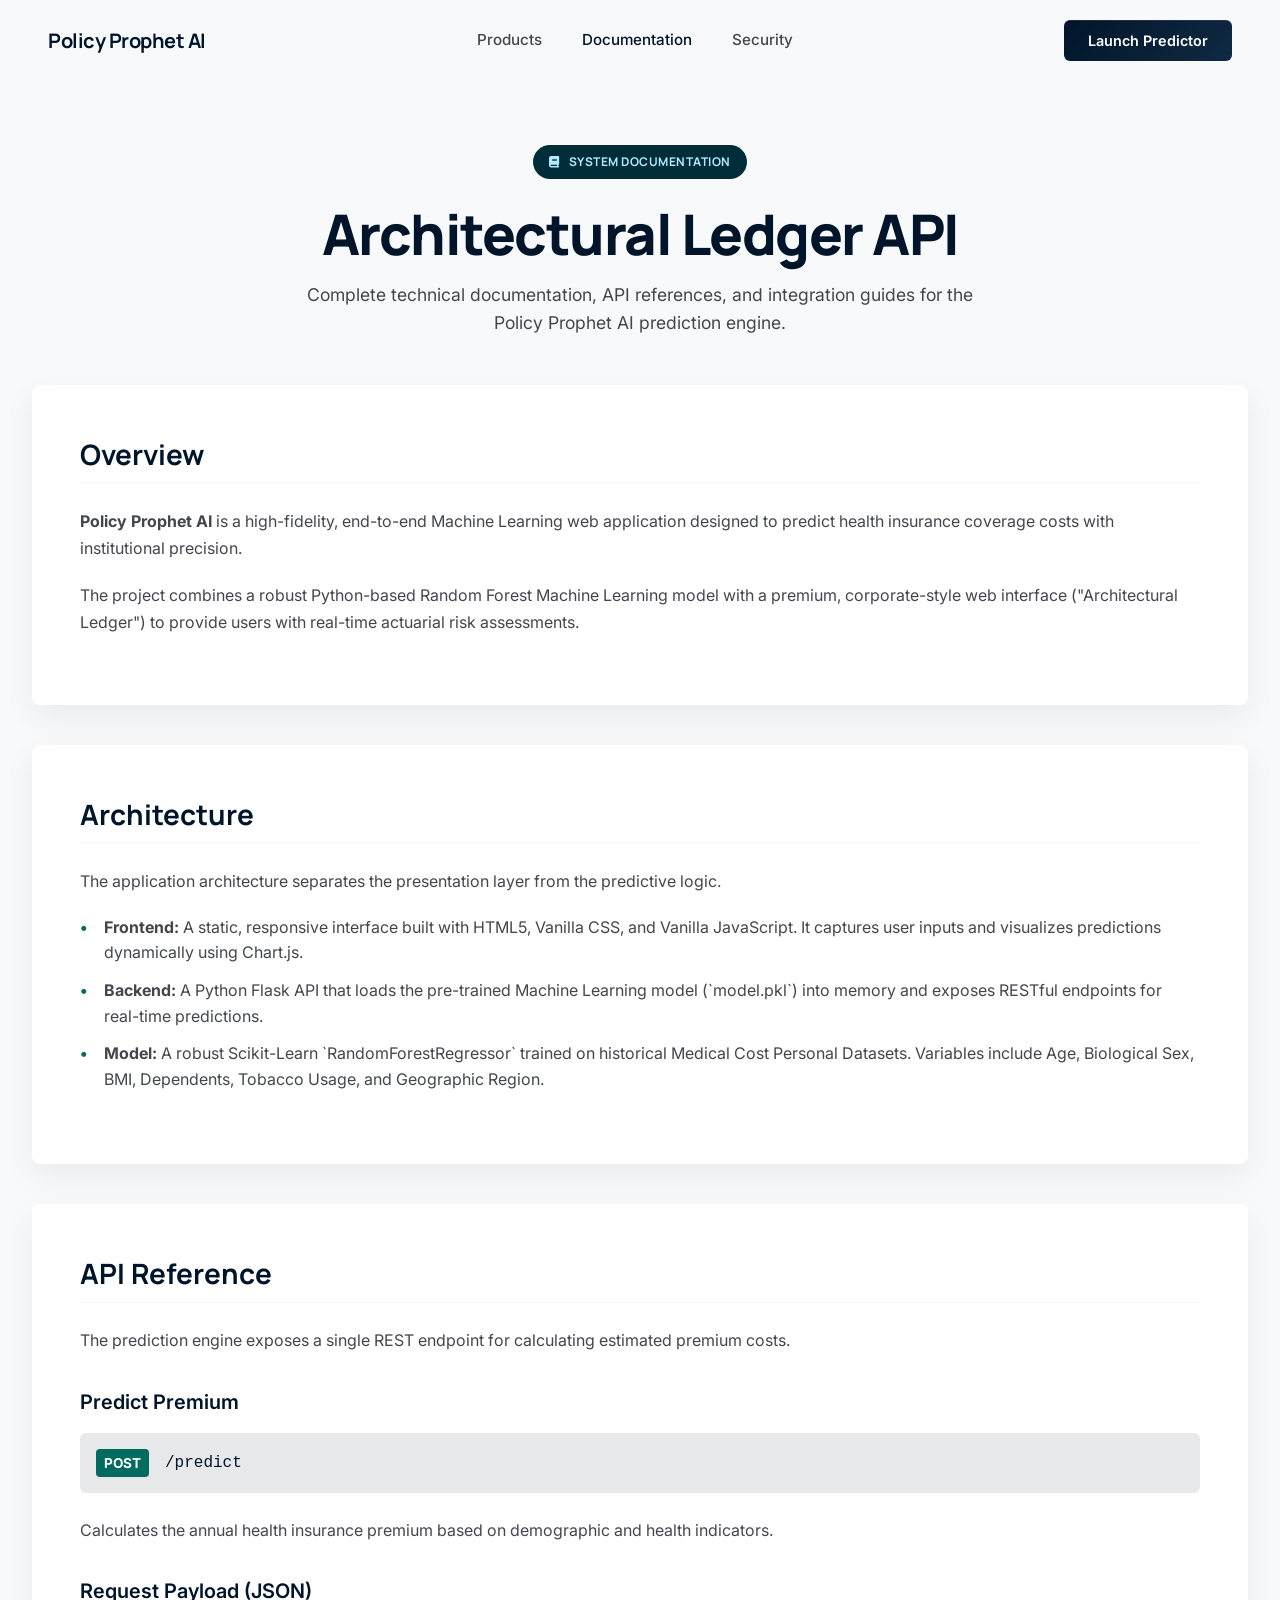
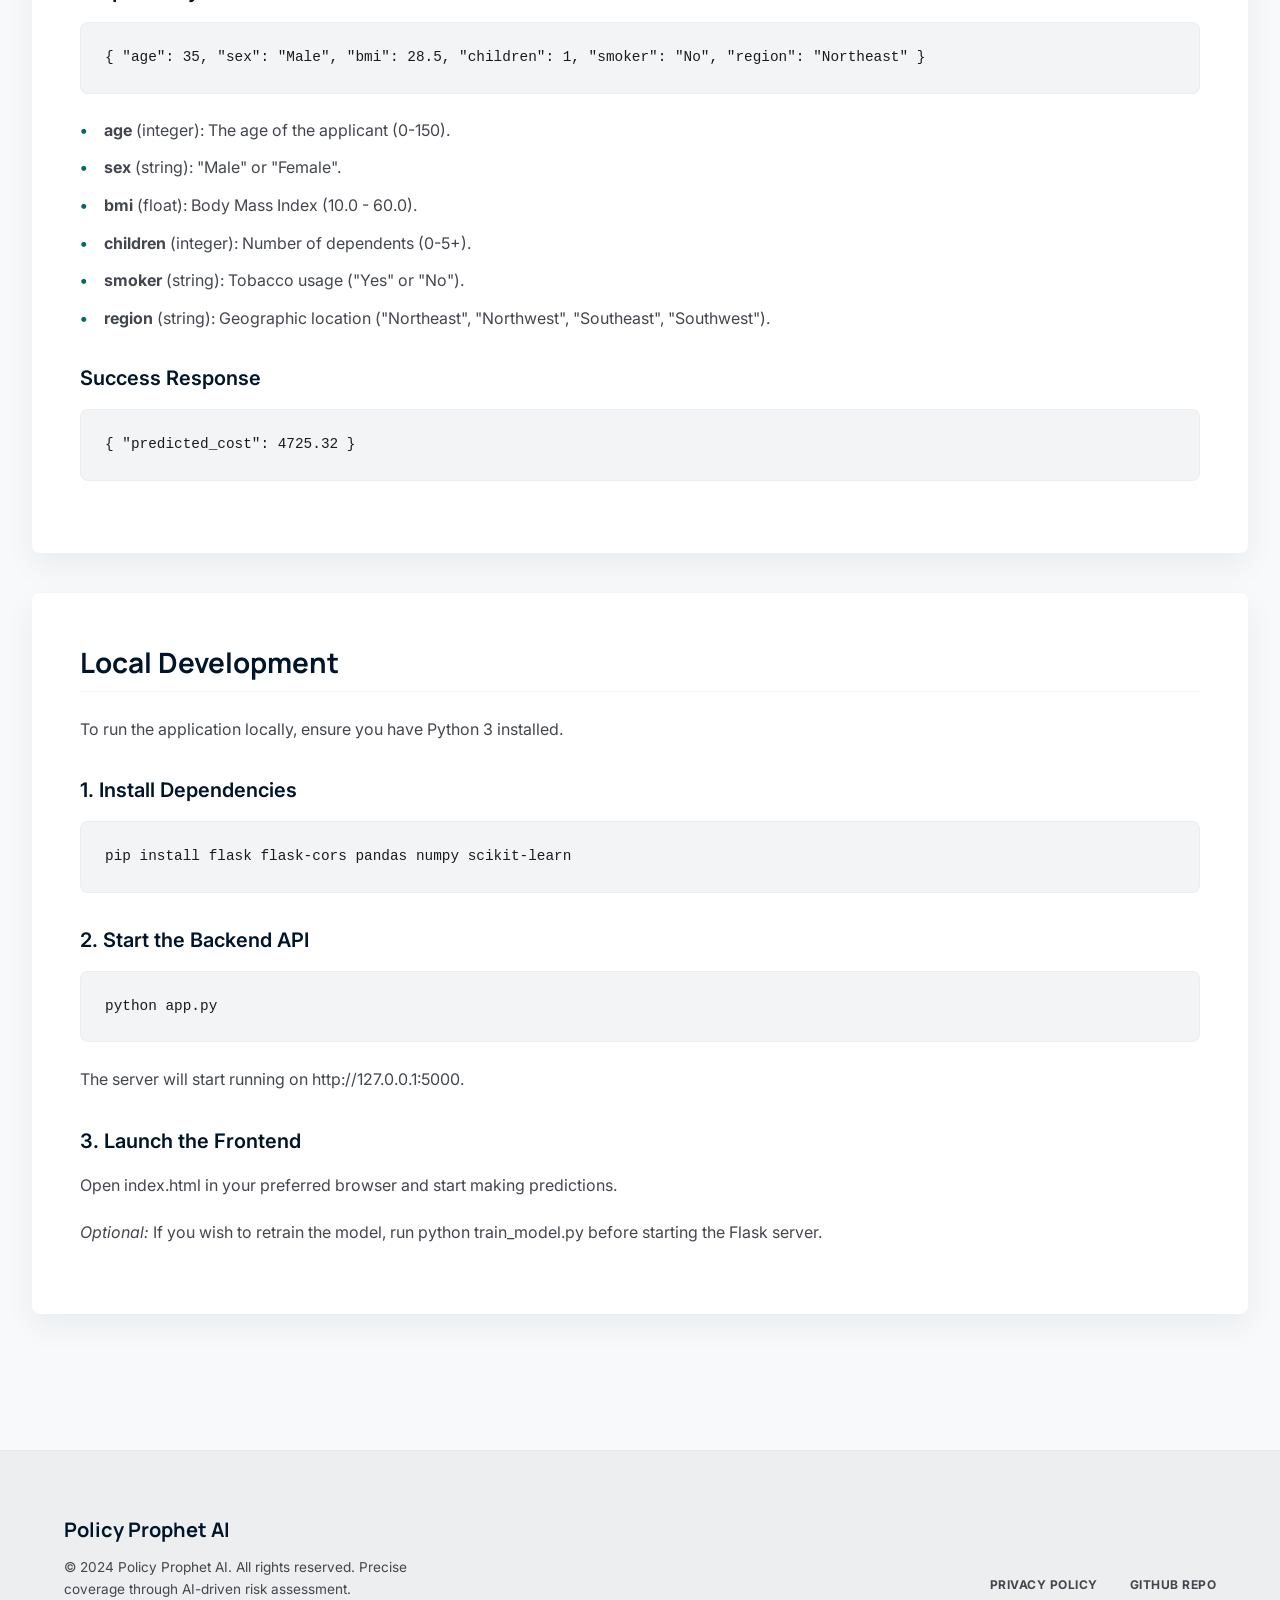
<file: docs.html>
<!DOCTYPE html>
<html lang="en">
<head>
    <meta charset="UTF-8">
    <meta name="viewport" content="width=device-width, initial-scale=1.0">
    <title>Documentation - Policy Prophet AI</title>
    <!-- Fonts -->
    <link href="https://fonts.googleapis.com/css2?family=Inter:wght@400;500;600;700&family=Manrope:wght@500;700;800&display=swap" rel="stylesheet">
    <!-- Icons -->
    <link rel="stylesheet" href="https://cdnjs.cloudflare.com/ajax/libs/font-awesome/6.4.0/css/all.min.css">
    <link rel="stylesheet" href="styles.css">
    <style>
        .doc-section {
            background-color: var(--surface-container-lowest);
            border-radius: 0.5rem;
            padding: 3rem;
            box-shadow: var(--ambient-shadow);
            margin-bottom: 2.5rem;
        }
        .doc-section h2 {
            font-size: 1.75rem;
            color: var(--primary);
            margin-bottom: 1.5rem;
            padding-bottom: 0.5rem;
            border-bottom: 1px solid var(--outline-variant);
        }
        .doc-section h3 {
            font-size: 1.25rem;
            color: var(--primary);
            margin-top: 2rem;
            margin-bottom: 1rem;
            font-family: 'Inter', sans-serif;
            font-weight: 600;
        }
        .doc-section p {
            color: var(--on-surface-variant);
            margin-bottom: 1.25rem;
            line-height: 1.7;
        }
        .doc-section ul {
            list-style-type: none;
            padding-left: 0;
            margin-bottom: 1.5rem;
        }
        .doc-section li {
            position: relative;
            padding-left: 1.5rem;
            margin-bottom: 0.75rem;
            color: var(--on-surface-variant);
            line-height: 1.6;
        }
        .doc-section li::before {
            content: "•";
            position: absolute;
            left: 0;
            color: var(--secondary);
            font-weight: bold;
        }
        .api-endpoint {
            background-color: var(--surface-container-high);
            padding: 1rem;
            border-radius: 0.375rem;
            font-family: monospace;
            font-size: 1rem;
            color: var(--primary);
            margin-bottom: 1.5rem;
            display: flex;
            align-items: center;
            gap: 1rem;
        }
        .api-method {
            background-color: var(--secondary);
            color: #fff;
            padding: 0.25rem 0.5rem;
            border-radius: 0.25rem;
            font-weight: bold;
            font-size: 0.85rem;
        }
        .code-block {
            background-color: var(--surface-container-low);
            padding: 1.5rem;
            border-radius: 0.5rem;
            overflow-x: auto;
            font-family: monospace;
            font-size: 0.9rem;
            color: var(--on-surface);
            border: 1px solid var(--outline-variant);
            margin-bottom: 1.5rem;
        }
    </style>
</head>
<body>

    <!-- Navbar -->
    <nav class="navbar">
        <div class="nav-brand" style="cursor: pointer;" onclick="window.location.href='index.html'">Policy Prophet AI</div>
        <div class="nav-links">
            <a href="products.html">Products</a>
            <a href="docs.html" style="color: var(--primary);">Documentation</a>
            <a href="security.html">Security</a>
        </div>
        <div class="nav-actions">
            <button class="nav-btn" onclick="window.location.href='index.html'">Launch Predictor</button>
        </div>
    </nav>

    <!-- Main Container -->
    <main class="main-container">

        <div class="hero" style="margin-bottom: 3rem;">
            <div class="badge">
                <i class="fa-solid fa-book"></i> SYSTEM DOCUMENTATION
            </div>
            <h1>Architectural Ledger API</h1>
            <p>Complete technical documentation, API references, and integration guides for the Policy Prophet AI prediction engine.</p>
        </div>

        <div class="doc-section">
            <h2>Overview</h2>
            <p><strong>Policy Prophet AI</strong> is a high-fidelity, end-to-end Machine Learning web application designed to predict health insurance coverage costs with institutional precision.</p>
            <p>The project combines a robust Python-based Random Forest Machine Learning model with a premium, corporate-style web interface ("Architectural Ledger") to provide users with real-time actuarial risk assessments.</p>
        </div>

        <div class="doc-section">
            <h2>Architecture</h2>
            <p>The application architecture separates the presentation layer from the predictive logic.</p>
            <ul>
                <li><strong>Frontend:</strong> A static, responsive interface built with HTML5, Vanilla CSS, and Vanilla JavaScript. It captures user inputs and visualizes predictions dynamically using Chart.js.</li>
                <li><strong>Backend:</strong> A Python Flask API that loads the pre-trained Machine Learning model (`model.pkl`) into memory and exposes RESTful endpoints for real-time predictions.</li>
                <li><strong>Model:</strong> A robust Scikit-Learn `RandomForestRegressor` trained on historical Medical Cost Personal Datasets. Variables include Age, Biological Sex, BMI, Dependents, Tobacco Usage, and Geographic Region.</li>
            </ul>
        </div>

        <div class="doc-section">
            <h2>API Reference</h2>
            <p>The prediction engine exposes a single REST endpoint for calculating estimated premium costs.</p>

            <h3>Predict Premium</h3>
            <div class="api-endpoint">
                <span class="api-method">POST</span> /predict
            </div>
            <p>Calculates the annual health insurance premium based on demographic and health indicators.</p>

            <h3>Request Payload (JSON)</h3>
            <div class="code-block">
{
  "age": 35,
  "sex": "Male",
  "bmi": 28.5,
  "children": 1,
  "smoker": "No",
  "region": "Northeast"
}
            </div>

            <ul>
                <li><strong>age</strong> (integer): The age of the applicant (0-150).</li>
                <li><strong>sex</strong> (string): "Male" or "Female".</li>
                <li><strong>bmi</strong> (float): Body Mass Index (10.0 - 60.0).</li>
                <li><strong>children</strong> (integer): Number of dependents (0-5+).</li>
                <li><strong>smoker</strong> (string): Tobacco usage ("Yes" or "No").</li>
                <li><strong>region</strong> (string): Geographic location ("Northeast", "Northwest", "Southeast", "Southwest").</li>
            </ul>

            <h3>Success Response</h3>
            <div class="code-block">
{
  "predicted_cost": 4725.32
}
            </div>
        </div>

        <div class="doc-section">
            <h2>Local Development</h2>
            <p>To run the application locally, ensure you have Python 3 installed.</p>
            
            <h3>1. Install Dependencies</h3>
            <div class="code-block">pip install flask flask-cors pandas numpy scikit-learn</div>
            
            <h3>2. Start the Backend API</h3>
            <div class="code-block">python app.py</div>
            <p>The server will start running on <code>http://127.0.0.1:5000</code>.</p>
            
            <h3>3. Launch the Frontend</h3>
            <p>Open <code>index.html</code> in your preferred browser and start making predictions.</p>
            <p><em>Optional:</em> If you wish to retrain the model, run <code>python train_model.py</code> before starting the Flask server.</p>
        </div>

    </main>

    <!-- Footer -->
    <footer class="footer" style="margin-top: 2rem;">
        <div class="footer-left">
            <div class="footer-brand">Policy Prophet AI</div>
            <div class="footer-copy">© 2024 Policy Prophet AI. All rights reserved. Precise coverage through AI-driven risk assessment.</div>
        </div>
        <div class="footer-links">
            <a href="#">PRIVACY POLICY</a>
            <a href="https://github.com/swaroop-5-6-7/Policy-Prophet-AI" target="_blank">GITHUB REPO</a>
        </div>
    </footer>

</body>
</html>
</file>
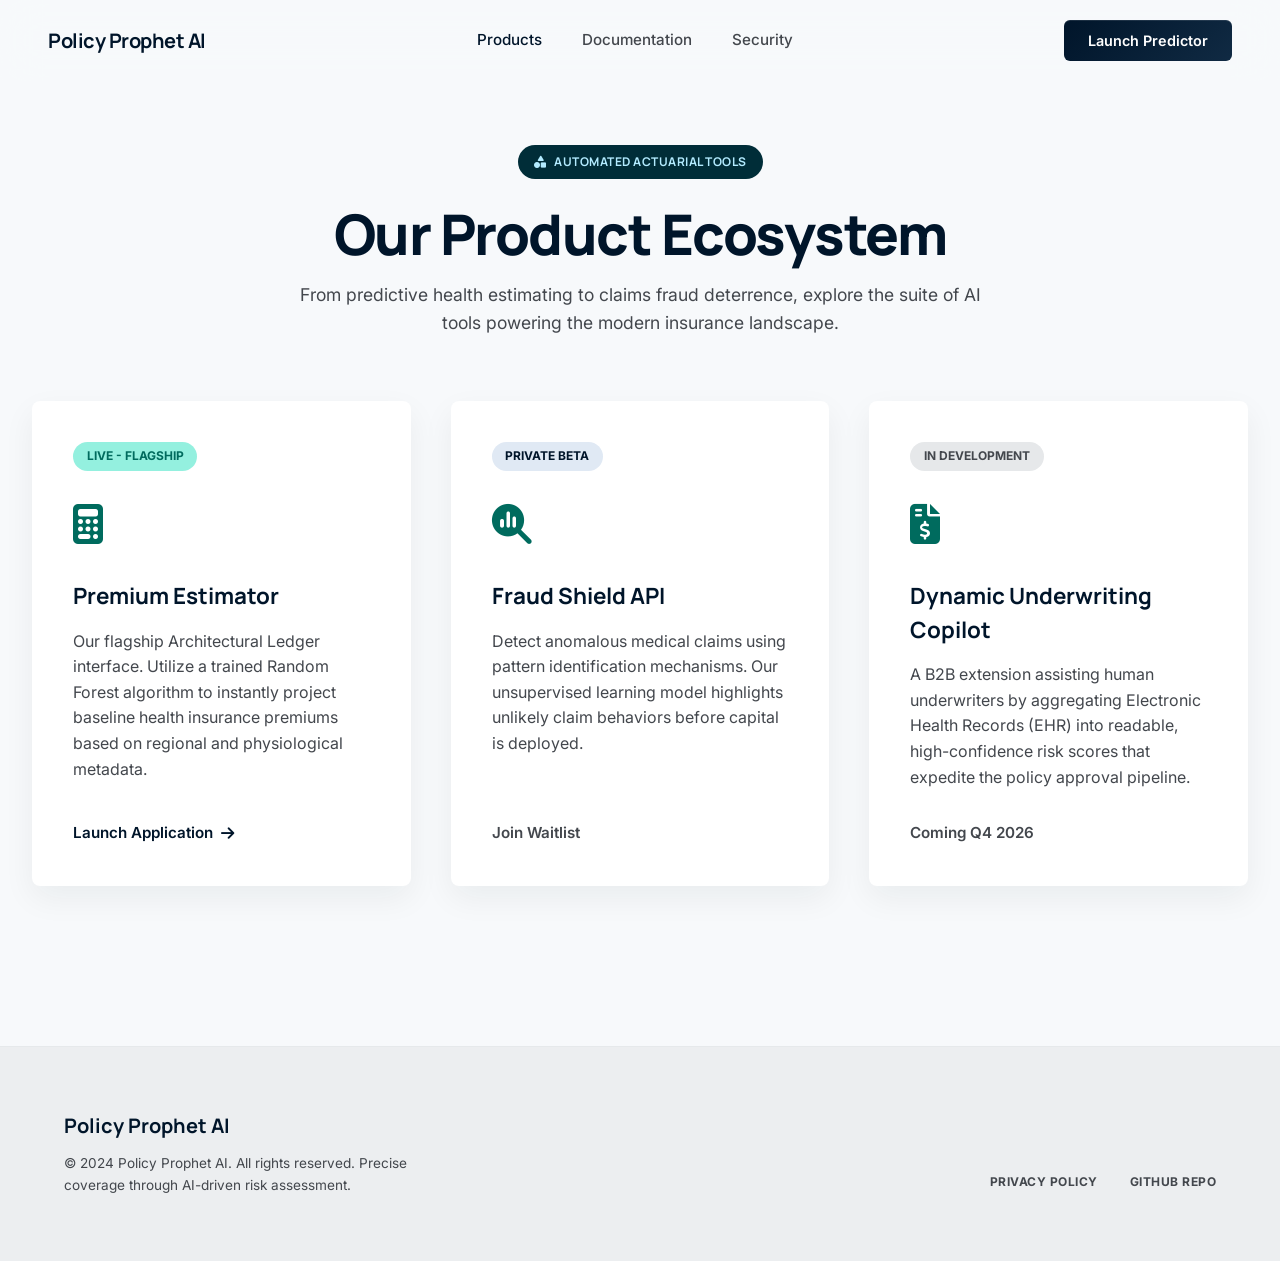
<file: products.html>
<!DOCTYPE html>
<html lang="en">
<head>
    <meta charset="UTF-8">
    <meta name="viewport" content="width=device-width, initial-scale=1.0">
    <title>Products - Policy Prophet AI</title>
    <!-- Fonts -->
    <link href="https://fonts.googleapis.com/css2?family=Inter:wght@400;500;600;700&family=Manrope:wght@500;700;800&display=swap" rel="stylesheet">
    <!-- Icons -->
    <link rel="stylesheet" href="https://cdnjs.cloudflare.com/ajax/libs/font-awesome/6.4.0/css/all.min.css">
    <link rel="stylesheet" href="styles.css">
    <style>
        .product-grid {
            display: grid;
            grid-template-columns: repeat(auto-fit, minmax(300px, 1fr));
            gap: 2.5rem;
            margin-bottom: 4rem;
        }
        
        .product-card {
            background-color: var(--surface-container-lowest);
            border-radius: 0.5rem;
            padding: 2.5rem;
            box-shadow: var(--ambient-shadow);
            display: flex;
            flex-direction: column;
            border: 1px solid transparent;
            transition: transform 0.3s ease, border-color 0.3s ease;
        }
        
        .product-card:hover {
            transform: translateY(-5px);
            border-color: var(--secondary);
        }
        
        .product-icon {
            font-size: 2.5rem;
            color: var(--secondary);
            margin-bottom: 1.5rem;
        }
        
        .product-card h3 {
            font-size: 1.4rem;
            color: var(--primary);
            margin-bottom: 1rem;
            font-family: 'Manrope', sans-serif;
        }
        
        .product-card p {
            color: var(--on-surface-variant);
            margin-bottom: 2rem;
            line-height: 1.6;
            flex-grow: 1;
        }
        
        .status-badge {
            display: inline-block;
            padding: 0.35rem 0.85rem;
            border-radius: 20px;
            font-size: 0.75rem;
            font-weight: 700;
            text-transform: uppercase;
            margin-bottom: 1.5rem;
            width: fit-content;
        }
        
        .status-live {
            background-color: var(--secondary-container);
            color: var(--secondary);
        }
        
        .status-beta {
            background-color: #e0e9f4;
            color: var(--primary);
        }
        
        .status-upcoming {
            background-color: var(--surface-container-high);
            color: var(--on-surface-variant);
        }

        .action-link {
            text-decoration: none;
            color: var(--primary);
            font-weight: 600;
            font-size: 0.95rem;
            display: inline-flex;
            align-items: center;
            gap: 0.5rem;
            transition: color 0.2s;
        }

        .action-link:hover {
            color: var(--secondary);
        }
    </style>
</head>
<body>

    <!-- Navbar -->
    <nav class="navbar">
        <div class="nav-brand" style="cursor: pointer;" onclick="window.location.href='index.html'">Policy Prophet AI</div>
        <div class="nav-links">
            <a href="products.html" style="color: var(--primary);">Products</a>
            <a href="docs.html">Documentation</a>
            <a href="security.html">Security</a>
        </div>
        <div class="nav-actions">
            <button class="nav-btn" onclick="window.location.href='index.html'">Launch Predictor</button>
        </div>
    </nav>

    <!-- Main Container -->
    <main class="main-container">

        <div class="hero" style="margin-bottom: 4rem;">
            <div class="badge">
                <i class="fa-solid fa-shapes"></i> AUTOMATED ACTUARIAL TOOLS
            </div>
            <h1>Our Product Ecosystem</h1>
            <p>From predictive health estimating to claims fraud deterrence, explore the suite of AI tools powering the modern insurance landscape.</p>
        </div>

        <div class="product-grid">
            
            <!-- Flagship Product -->
            <div class="product-card">
                <div class="status-badge status-live">Live - Flagship</div>
                <div class="product-icon">
                    <i class="fa-solid fa-calculator"></i>
                </div>
                <h3>Premium Estimator</h3>
                <p>Our flagship Architectural Ledger interface. Utilize a trained Random Forest algorithm to instantly project baseline health insurance premiums based on regional and physiological metadata.</p>
                <a href="index.html" class="action-link">Launch Application <i class="fa-solid fa-arrow-right"></i></a>
            </div>

            <!-- Product 2 -->
            <div class="product-card">
                <div class="status-badge status-beta">Private Beta</div>
                <div class="product-icon">
                    <i class="fa-solid fa-magnifying-glass-chart"></i>
                </div>
                <h3>Fraud Shield API</h3>
                <p>Detect anomalous medical claims using pattern identification mechanisms. Our unsupervised learning model highlights unlikely claim behaviors before capital is deployed.</p>
                <a href="#" class="action-link" style="color: var(--on-surface-variant); cursor: not-allowed;">Join Waitlist</a>
            </div>

            <!-- Product 3 -->
            <div class="product-card">
                <div class="status-badge status-upcoming">In Development</div>
                <div class="product-icon">
                    <i class="fa-solid fa-file-invoice-dollar"></i>
                </div>
                <h3>Dynamic Underwriting Copilot</h3>
                <p>A B2B extension assisting human underwriters by aggregating Electronic Health Records (EHR) into readable, high-confidence risk scores that expedite the policy approval pipeline.</p>
                <span class="action-link" style="color: var(--on-surface-variant); cursor: default;">Coming Q4 2026</span>
            </div>

        </div>

    </main>

    <!-- Footer -->
    <footer class="footer" style="margin-top: 2rem;">
        <div class="footer-left">
            <div class="footer-brand">Policy Prophet AI</div>
            <div class="footer-copy">© 2024 Policy Prophet AI. All rights reserved. Precise coverage through AI-driven risk assessment.</div>
        </div>
        <div class="footer-links">
            <a href="#">PRIVACY POLICY</a>
            <a href="https://github.com/swaroop-5-6-7/Policy-Prophet-AI" target="_blank">GITHUB REPO</a>
        </div>
    </footer>

</body>
</html>
</file>
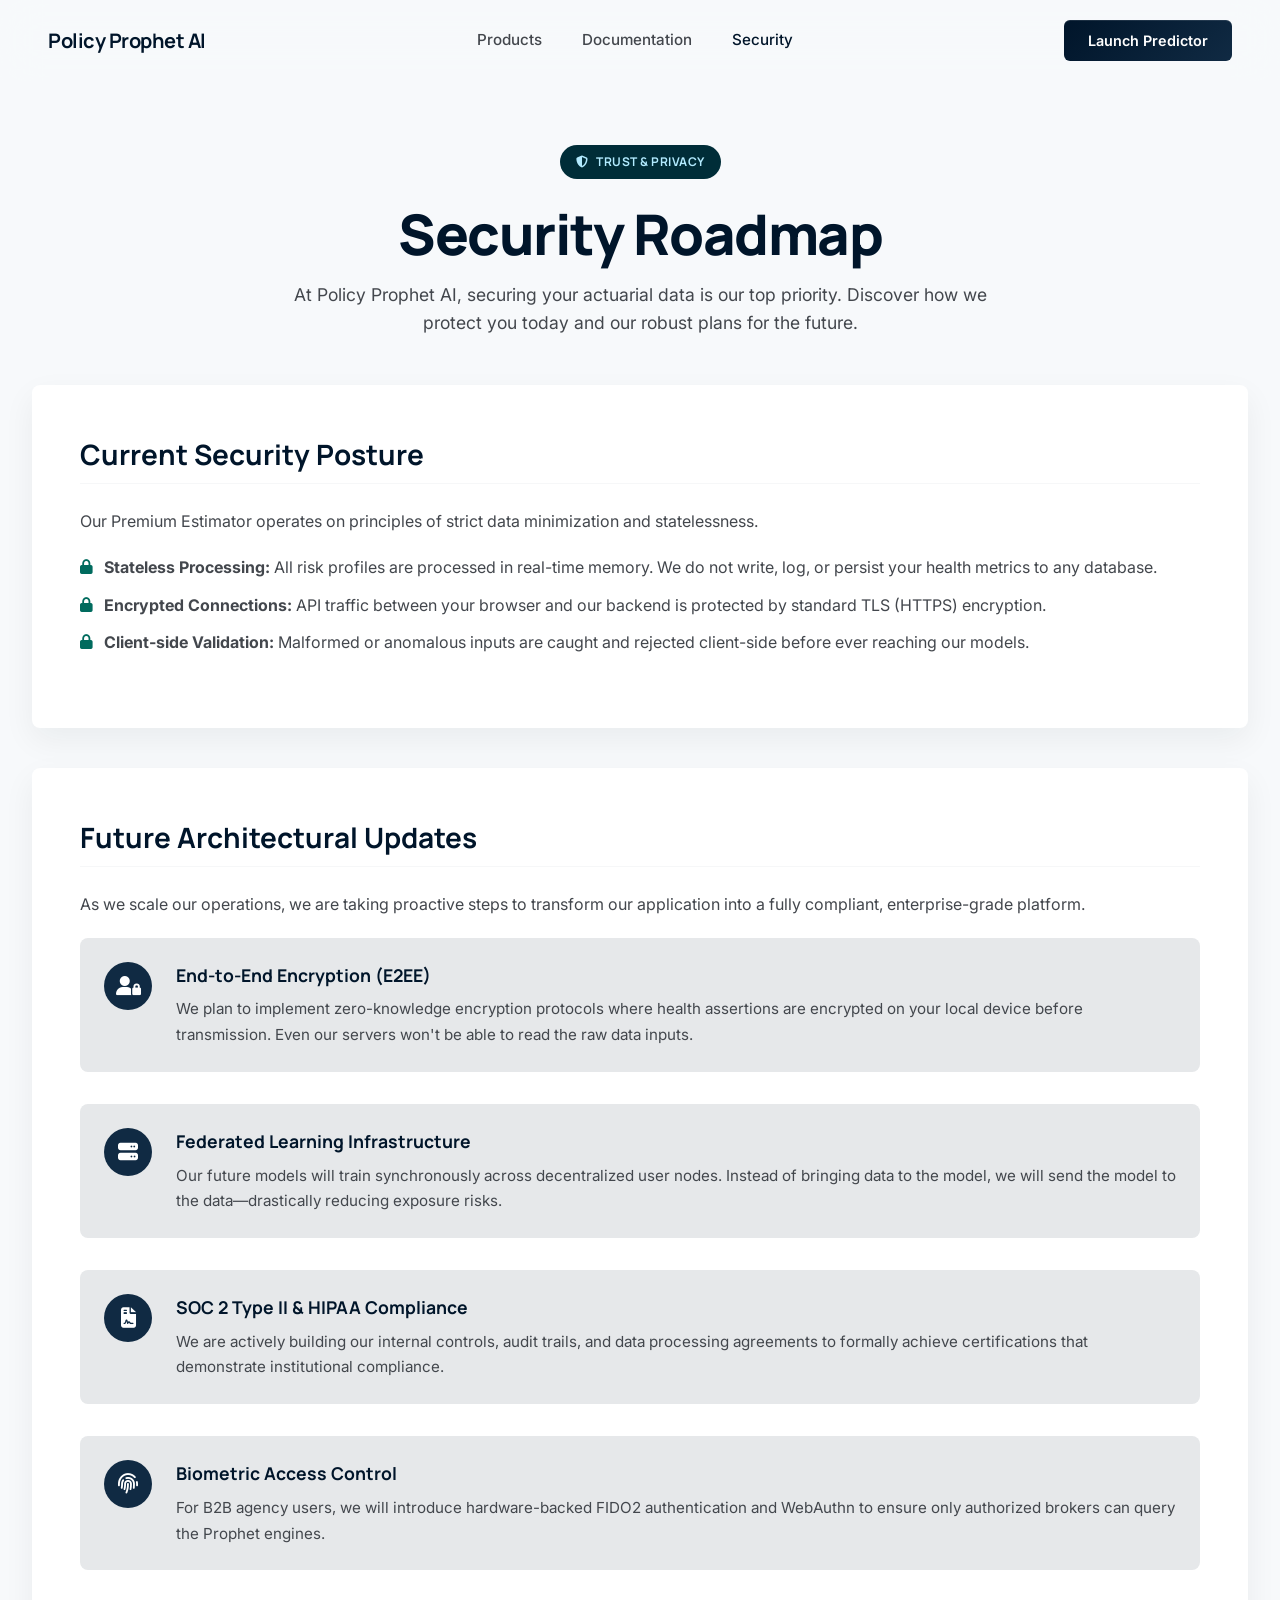
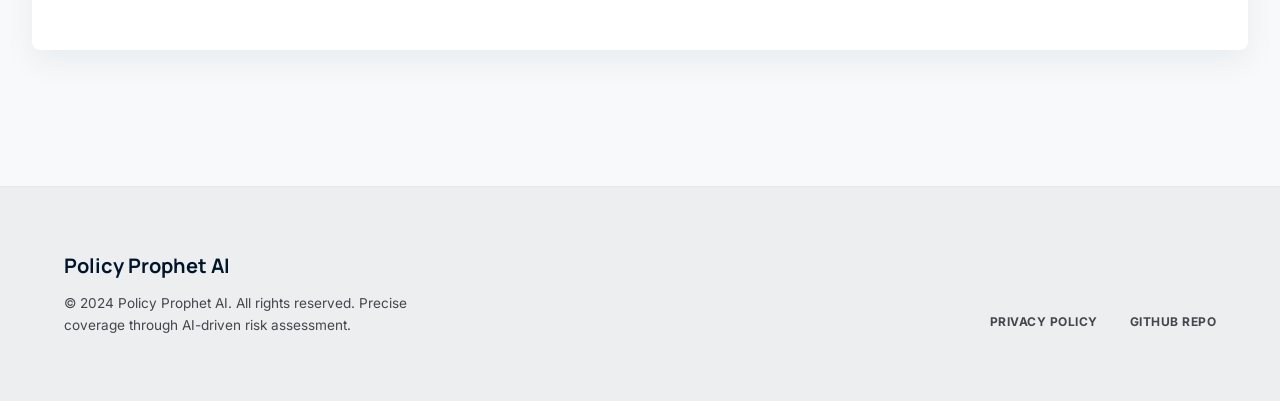
<file: security.html>
<!DOCTYPE html>
<html lang="en">
<head>
    <meta charset="UTF-8">
    <meta name="viewport" content="width=device-width, initial-scale=1.0">
    <title>Security - Policy Prophet AI</title>
    <!-- Fonts -->
    <link href="https://fonts.googleapis.com/css2?family=Inter:wght@400;500;600;700&family=Manrope:wght@500;700;800&display=swap" rel="stylesheet">
    <!-- Icons -->
    <link rel="stylesheet" href="https://cdnjs.cloudflare.com/ajax/libs/font-awesome/6.4.0/css/all.min.css">
    <link rel="stylesheet" href="styles.css">
    <style>
        .doc-section {
            background-color: var(--surface-container-lowest);
            border-radius: 0.5rem;
            padding: 3rem;
            box-shadow: var(--ambient-shadow);
            margin-bottom: 2.5rem;
        }
        .doc-section h2 {
            font-size: 1.75rem;
            color: var(--primary);
            margin-bottom: 1.5rem;
            padding-bottom: 0.5rem;
            border-bottom: 1px solid var(--outline-variant);
        }
        .doc-section h3 {
            font-size: 1.25rem;
            color: var(--primary);
            margin-top: 2rem;
            margin-bottom: 1rem;
            font-family: 'Inter', sans-serif;
            font-weight: 600;
        }
        .doc-section p {
            color: var(--on-surface-variant);
            margin-bottom: 1.25rem;
            line-height: 1.7;
        }
        .doc-section ul {
            list-style-type: none;
            padding-left: 0;
            margin-bottom: 1.5rem;
        }
        .doc-section li {
            position: relative;
            padding-left: 1.5rem;
            margin-bottom: 0.75rem;
            color: var(--on-surface-variant);
            line-height: 1.6;
        }
        .doc-section li::before {
            content: "\f023"; /* Lock icon */
            font-family: "Font Awesome 6 Free";
            font-weight: 900;
            position: absolute;
            left: 0;
            color: var(--secondary);
            font-size: 0.9rem;
        }
        
        .roadmap-item {
            display: flex;
            gap: 1.5rem;
            margin-bottom: 2rem;
            background-color: var(--surface-container-high);
            padding: 1.5rem;
            border-radius: 0.5rem;
        }
        
        .roadmap-icon {
            display: flex;
            align-items: center;
            justify-content: center;
            width: 48px;
            height: 48px;
            background-color: var(--primary-container);
            color: #fff;
            border-radius: 50%;
            font-size: 1.25rem;
            flex-shrink: 0;
        }
        
        .roadmap-content h4 {
            font-size: 1.1rem;
            color: var(--primary);
            margin-bottom: 0.5rem;
        }
        
        .roadmap-content p {
            color: var(--on-surface-variant);
            margin-bottom: 0;
            font-size: 0.95rem;
        }
    </style>
</head>
<body>

    <!-- Navbar -->
    <nav class="navbar">
        <div class="nav-brand" style="cursor: pointer;" onclick="window.location.href='index.html'">Policy Prophet AI</div>
        <div class="nav-links">
            <a href="products.html">Products</a>
            <a href="docs.html">Documentation</a>
            <a href="security.html" style="color: var(--primary);">Security</a>
        </div>
        <div class="nav-actions">
            <button class="nav-btn" onclick="window.location.href='index.html'">Launch Predictor</button>
        </div>
    </nav>

    <!-- Main Container -->
    <main class="main-container">

        <div class="hero" style="margin-bottom: 3rem;">
            <div class="badge">
                <i class="fa-solid fa-shield-halved"></i> TRUST & PRIVACY
            </div>
            <h1>Security Roadmap</h1>
            <p>At Policy Prophet AI, securing your actuarial data is our top priority. Discover how we protect you today and our robust plans for the future.</p>
        </div>

        <div class="doc-section">
            <h2>Current Security Posture</h2>
            <p>Our Premium Estimator operates on principles of strict data minimization and statelessness.</p>
            <ul>
                <li><strong>Stateless Processing:</strong> All risk profiles are processed in real-time memory. We do not write, log, or persist your health metrics to any database.</li>
                <li><strong>Encrypted Connections:</strong> API traffic between your browser and our backend is protected by standard TLS (HTTPS) encryption.</li>
                <li><strong>Client-side Validation:</strong> Malformed or anomalous inputs are caught and rejected client-side before ever reaching our models.</li>
            </ul>
        </div>

        <div class="doc-section">
            <h2>Future Architectural Updates</h2>
            <p>As we scale our operations, we are taking proactive steps to transform our application into a fully compliant, enterprise-grade platform.</p>

            <div class="roadmap-item">
                <div class="roadmap-icon">
                    <i class="fa-solid fa-user-lock"></i>
                </div>
                <div class="roadmap-content">
                    <h4>End-to-End Encryption (E2EE)</h4>
                    <p>We plan to implement zero-knowledge encryption protocols where health assertions are encrypted on your local device before transmission. Even our servers won't be able to read the raw data inputs.</p>
                </div>
            </div>

            <div class="roadmap-item">
                <div class="roadmap-icon">
                    <i class="fa-solid fa-server"></i>
                </div>
                <div class="roadmap-content">
                    <h4>Federated Learning Infrastructure</h4>
                    <p>Our future models will train synchronously across decentralized user nodes. Instead of bringing data to the model, we will send the model to the data—drastically reducing exposure risks.</p>
                </div>
            </div>

            <div class="roadmap-item">
                <div class="roadmap-icon">
                    <i class="fa-solid fa-file-contract"></i>
                </div>
                <div class="roadmap-content">
                    <h4>SOC 2 Type II & HIPAA Compliance</h4>
                    <p>We are actively building our internal controls, audit trails, and data processing agreements to formally achieve certifications that demonstrate institutional compliance.</p>
                </div>
            </div>

            <div class="roadmap-item">
                <div class="roadmap-icon">
                    <i class="fa-solid fa-fingerprint"></i>
                </div>
                <div class="roadmap-content">
                    <h4>Biometric Access Control</h4>
                    <p>For B2B agency users, we will introduce hardware-backed FIDO2 authentication and WebAuthn to ensure only authorized brokers can query the Prophet engines.</p>
                </div>
            </div>
        </div>

    </main>

    <!-- Footer -->
    <footer class="footer" style="margin-top: 2rem;">
        <div class="footer-left">
            <div class="footer-brand">Policy Prophet AI</div>
            <div class="footer-copy">© 2024 Policy Prophet AI. All rights reserved. Precise coverage through AI-driven risk assessment.</div>
        </div>
        <div class="footer-links">
            <a href="#">PRIVACY POLICY</a>
            <a href="https://github.com/swaroop-5-6-7/Policy-Prophet-AI" target="_blank">GITHUB REPO</a>
        </div>
    </footer>

</body>
</html>
</file>
<file: styles.css>
/* Reset & Base Styles */
* {
    margin: 0;
    padding: 0;
    box-sizing: border-box;
    font-family: 'Inter', sans-serif;
}

/* The Architectural Ledger Design Tokens */
:root {
    --surface: #f7f9fb;
    --surface-container-low: #f2f4f6;
    --surface-container: #eceef0;
    --surface-container-high: #e6e8ea;
    --surface-container-lowest: #ffffff;

    --primary: #00152a;
    --primary-container: #102a43;
    --on-primary-fixed-variant: #314863;
    
    --secondary: #006b5e;
    --secondary-container: #94f0df;
    
    --tertiary-container: #002d38;
    --on-tertiary-fixed: #b2ebff;

    --on-surface: #191c1e;
    --on-surface-variant: #43474d;
    --outline-variant: rgba(195, 198, 206, 0.15); /* Ghost Border */

    --ambient-shadow: 0px 12px 32px rgba(25, 28, 30, 0.06);
    
    --navbar-bg: rgba(247, 249, 251, 0.85);
}

[data-theme="dark"] {
    --surface: #111315;
    --surface-container-low: #181a1c;
    --surface-container: #1e2022;
    --surface-container-high: #292d30;
    --surface-container-lowest: #0c0e0f;

    --primary: #f7f9fb;
    --primary-container: #3d566f;
    --on-primary-fixed-variant: #e0e9f4;
    
    --secondary: #5eead0;
    --secondary-container: #005146;
    
    --tertiary-container: #004d61;
    --on-tertiary-fixed: #e2f6ff;

    --on-surface: #e4e6e8;
    --on-surface-variant: #abadb0;
    --outline-variant: rgba(255, 255, 255, 0.1);

    --ambient-shadow: 0px 12px 32px rgba(0, 0, 0, 0.4);
    
    --navbar-bg: rgba(17, 19, 21, 0.85);
}

body {
    background-color: var(--surface);
    color: var(--on-surface);
    line-height: 1.5;
    -webkit-font-smoothing: antialiased;
}

h1, h2, h3, h4, .nav-brand, .price, .badge, .title {
    font-family: 'Manrope', sans-serif;
}

/* Navbar: Glassmorphism */
.navbar {
    display: flex;
    justify-content: space-between;
    align-items: center;
    padding: 1.25rem 3rem;
    background-color: var(--navbar-bg);
    backdrop-filter: blur(20px);
    -webkit-backdrop-filter: blur(20px);
    position: sticky;
    top: 0;
    z-index: 100;
}

.nav-brand {
    font-size: 1.25rem;
    font-weight: 700;
    color: var(--primary);
    letter-spacing: -0.5px;
}

.nav-links {
    display: flex;
    gap: 2.5rem;
}

.nav-links a {
    text-decoration: none;
    color: var(--on-surface-variant);
    font-weight: 500;
    font-size: 0.95rem;
    transition: color 0.2s;
}

.nav-links a:hover {
    color: var(--primary);
}

.theme-btn {
    width: 40px;
    height: 40px;
    border-radius: 50%;
    border: none;
    background-color: var(--surface-container-high);
    color: var(--on-surface-variant);
    cursor: pointer;
    display: flex;
    align-items: center;
    justify-content: center;
    font-size: 1.1rem;
    transition: all 0.2s ease;
}

.theme-btn:hover {
    background-color: var(--surface-container-high);
    color: var(--primary);
    transform: scale(1.05);
}

.nav-btn {
    background: linear-gradient(135deg, var(--primary), var(--primary-container));
    color: #ffffff;
    border: none;
    padding: 0.75rem 1.5rem;
    border-radius: 0.375rem; /* md */
    font-weight: 600;
    font-size: 0.9rem;
    cursor: pointer;
    box-shadow: inset 0 1px 0 rgba(255,255,255,0.1);
    transition: transform 0.2s;
}

.nav-btn:hover {
    transform: translateY(-1px);
}

/* Main Container */
.main-container {
    max-width: 1280px;
    margin: 0 auto;
    padding: 4rem 2rem;
}

/* Hero Section */
.hero {
    text-align: center;
    margin-bottom: 4rem;
}

.badge {
    display: inline-flex;
    align-items: center;
    gap: 0.5rem;
    background-color: var(--tertiary-container);
    color: var(--on-tertiary-fixed);
    padding: 0.5rem 1rem;
    border-radius: 20px;
    font-size: 0.75rem;
    font-weight: 700;
    letter-spacing: 0.5px;
    margin-bottom: 1.5rem;
    text-transform: uppercase;
}

.hero h1 {
    font-size: 3.5rem; /* Display-LG */
    font-weight: 800;
    color: var(--primary);
    margin-bottom: 1rem;
    letter-spacing: -1.5px;
    line-height: 1.1;
}

.hero p {
    color: var(--on-surface-variant);
    font-size: 1.1rem;
    max-width: 700px;
    margin: 0 auto;
    line-height: 1.6;
}

/* Form Card */
.form-card {
    background-color: var(--surface-container-lowest);
    border-radius: 0.5rem; /* lg */
    padding: 3rem;
    box-shadow: var(--ambient-shadow);
    margin-bottom: 4rem;
    position: relative;
}

/* Stepper */
.stepper {
    display: flex;
    align-items: center;
    justify-content: space-between;
    background-color: var(--surface-container);
    padding: 1.5rem 2rem;
    border-radius: 0.5rem;
    margin-bottom: 3.5rem;
    border: none;
}

.step {
    display: flex;
    align-items: center;
    gap: 1rem;
}

.step-circle {
    width: 28px;
    height: 28px;
    border-radius: 50%;
    display: flex;
    align-items: center;
    justify-content: center;
    font-size: 0.8rem;
    font-weight: 700;
}

.step.active .step-circle {
    background-color: var(--secondary);
    color: #ffffff;
}

.step.active .step-label {
    color: var(--primary);
    font-weight: 600;
    font-family: 'Manrope', sans-serif;
}

.step.inactive .step-circle {
    background-color: var(--surface-container-high);
    color: var(--on-surface-variant);
}

.step.inactive .step-label {
    color: var(--on-surface-variant);
    font-weight: 500;
}

.step-label {
    font-size: 0.95rem;
}

.step-line {
    flex: 1;
    height: 12px;
    background-color: var(--surface-container-high);
    margin: 0 1.5rem;
    border-radius: 6px;
    position: relative;
    overflow: hidden;
}

.step-line-progress {
    position: absolute;
    top: 0;
    left: 0;
    height: 100%;
    width: 33%;
    background-color: var(--secondary);
    transition: width 0.6s cubic-bezier(0.34, 1.56, 0.64, 1);
}

.stepper.completed .step-line-progress {
    width: 100%;
}

/* Form Grid */
.form-grid {
    display: grid;
    grid-template-columns: 1fr 1fr;
    column-gap: 2.5rem;
    row-gap: 2rem;
    margin-bottom: 3rem;
}

.form-group {
    display: flex;
    flex-direction: column;
    gap: 0.75rem;
}

label {
    font-size: 0.75rem;
    font-weight: 700;
    color: var(--on-surface-variant);
    text-transform: uppercase;
    letter-spacing: 0.5px;
}

/* Inputs */
.input-container {
    position: relative;
    display: flex;
    align-items: center;
}

input[type="number"], select {
    width: 100%;
    background-color: var(--surface-container-high);
    border: 2px solid transparent;
    padding: 1.1rem 1.25rem;
    border-radius: 0.375rem; /* md */
    font-size: 1rem;
    font-weight: 500;
    color: var(--primary);
    outline: none;
    transition: all 0.2s;
    appearance: none;
    -webkit-appearance: none;
}

input[type="number"]:focus, select:focus {
    background-color: var(--surface-container-lowest);
    border-color: var(--secondary);
    box-shadow: 0 4px 12px rgba(0, 107, 94, 0.08);
}

input.error-input, select.error-input {
    border-color: #ba1a1a;
    background-color: #ffdad6;
}

.input-icon, .select-icon {
    position: absolute;
    right: 1.25rem;
    color: var(--on-surface-variant);
    pointer-events: none;
}

.helper-text {
    font-size: 0.75rem;
    color: var(--on-surface-variant);
    margin-top: 0.25rem;
}

/* Toggles */
.toggle-group {
    display: flex;
    gap: 0.5rem;
    background-color: var(--surface-container-high);
    padding: 0.25rem;
    border-radius: 0.375rem;
}

.toggle-btn {
    flex: 1;
    background: transparent;
    color: var(--on-surface-variant);
    border: none;
    padding: 0.85rem;
    border-radius: 0.25rem;
    font-size: 1rem;
    font-weight: 500;
    cursor: pointer;
    transition: all 0.2s;
}

.toggle-btn.active {
    background-color: var(--surface-container-lowest);
    color: var(--primary);
    box-shadow: 0 2px 8px rgba(25, 28, 30, 0.05);
}

/* Agreement Box */
.agreement-box {
    display: flex;
    align-items: flex-start;
    gap: 1.25rem;
    background-color: var(--surface-container);
    padding: 1.5rem;
    border-radius: 0.5rem;
    margin-bottom: 2.5rem;
}

.agreement-box i {
    color: var(--on-primary-fixed-variant);
    margin-top: 0.25rem;
    font-size: 1.25rem;
}

.agreement-box p {
    font-size: 0.85rem;
    color: var(--on-surface-variant);
    line-height: 1.6;
}

/* Submit Button */
.submit-area {
    display: flex;
    justify-content: center;
    margin-top: 1rem;
}

.submit-btn {
    background: linear-gradient(135deg, var(--primary), var(--primary-container));
    color: #ffffff;
    border: none;
    padding: 1.2rem 3rem;
    border-radius: 0.375rem; /* md */
    font-size: 1.05rem;
    font-weight: 600;
    cursor: pointer;
    display: flex;
    align-items: center;
    gap: 1rem;
    box-shadow: inset 0 1px 0 rgba(255,255,255,0.1), var(--ambient-shadow);
    transition: transform 0.2s, box-shadow 0.2s;
}

.submit-btn:hover {
    transform: translateY(-2px);
    box-shadow: inset 0 1px 0 rgba(255,255,255,0.15), 0px 16px 40px rgba(25, 28, 30, 0.1);
}

.submit-btn.loading {
    opacity: 0.8;
    cursor: not-allowed;
    transform: none;
}

/* Result Box */
.result-card {
    margin-top: 2.5rem;
    background-color: var(--surface-container);
    border: 1px solid var(--outline-variant);
    border-radius: 0.5rem;
    padding: 2.5rem;
    text-align: center;
}

.result-content h3 {
    font-size: 0.85rem;
    color: var(--on-surface-variant);
    text-transform: uppercase;
    letter-spacing: 1px;
    margin-bottom: 0.75rem;
}

.price {
    font-size: 3rem;
    font-weight: 800;
    color: var(--primary);
    margin-bottom: 1.5rem;
    letter-spacing: -1px;
}

.risk-badge {
    display: inline-block;
    padding: 0.5rem 1.25rem;
    border-radius: 20px;
    font-size: 0.85rem;
    font-weight: 700;
    text-transform: uppercase;
}

.risk-low { background-color: var(--secondary-container); color: var(--secondary); }
.risk-med { background-color: #fef3c7; color: #92400e; }
.risk-high { background-color: #ffdad6; color: #ba1a1a; }

.form-error {
    margin-bottom: 1.5rem;
    padding: 1.25rem;
    background-color: #ffdad6;
    color: #ba1a1a;
    border-radius: 0.375rem;
    font-size: 0.95rem;
    display: flex;
    align-items: center;
    gap: 0.75rem;
    font-weight: 500;
}

.hidden {
    display: none !important;
}

/* Info Cards */
.info-cards {
    display: grid;
    grid-template-columns: repeat(3, 1fr);
    gap: 2rem;
}

.info-card {
    background-color: var(--surface-container-lowest);
    padding: 2.5rem;
    border-radius: 0.5rem;
    box-shadow: var(--ambient-shadow);
}

.info-card h4 {
    font-size: 1.1rem;
    font-weight: 700;
    color: var(--primary);
    margin-bottom: 1rem;
}

.info-card p {
    font-size: 0.9rem;
    color: var(--on-surface-variant);
    line-height: 1.6;
}

/* Footer */
.footer {
    display: flex;
    justify-content: space-between;
    align-items: flex-end;
    padding: 4rem;
    background-color: var(--surface-container);
    border-top: 1px solid var(--outline-variant);
    margin-top: 4rem;
}

.footer-left {
    max-width: 400px;
}

.footer-brand {
    font-size: 1.25rem;
    font-weight: 700;
    color: var(--primary);
    margin-bottom: 0.75rem;
    font-family: 'Manrope', sans-serif;
}

.footer-copy {
    font-size: 0.85rem;
    color: var(--on-surface-variant);
    line-height: 1.6;
}

.footer-links {
    display: flex;
    gap: 2rem;
}

.footer-links a {
    text-decoration: none;
    color: var(--on-surface-variant);
    font-size: 0.75rem;
    font-weight: 700;
    letter-spacing: 0.5px;
    border-bottom: 2px solid transparent;
    padding-bottom: 4px;
    transition: all 0.2s;
}

.footer-links a:hover {
    color: var(--primary);
    border-color: var(--primary);
}

/* Letter Reveal Animation */
.letter-anim {
    display: inline-block;
    opacity: 0;
    transform: scale(0.5);
    animation: scaleReveal 0.6s cubic-bezier(0.34, 1.56, 0.64, 1) forwards;
}

@keyframes scaleReveal {
    0% {
        opacity: 0;
        transform: scale(0.5);
    }
    100% {
        opacity: 1;
        transform: scale(1);
    }
}

/* Layout Views */
.view-section {
    transition: opacity 0.4s ease, transform 0.4s ease;
}

.view-section.hidden {
    display: none;
}

.split-layout {
    display: grid;
    grid-template-columns: 1fr 1fr;
    gap: 5rem;
    align-items: start;
    animation: fadeInUp 0.5s ease forwards;
}

/* Right Pane Specifics */
.right-pane {
    position: sticky;
    top: 6rem;
}

#result-pane {
    display: flex;
    flex-direction: column;
    justify-content: center;
    min-height: 500px;
}

.placeholder-icon {
    font-size: 3rem;
    color: var(--on-primary-fixed-variant);
    margin-bottom: 1.5rem;
    opacity: 0.5;
}

.insight-box {
    display: flex;
    align-items: flex-start;
    gap: 1rem;
    background-color: var(--surface-container-high);
    color: var(--on-surface);
    padding: 1.25rem;
    border-radius: 0.5rem;
    text-align: left;
}

.back-link-container {
    margin-bottom: 1.5rem;
}

.tertiary-btn {
    background: transparent;
    border: none;
    color: var(--on-surface-variant);
    font-weight: 600;
    cursor: pointer;
    font-size: 0.9rem;
    transition: color 0.2s;
    display: inline-flex;
    align-items: center;
    gap: 0.5rem;
}

.tertiary-btn:hover {
    color: var(--primary);
}

@keyframes fadeInUp {
    from {
        opacity: 0;
        transform: translateY(20px);
    }
    to {
        opacity: 1;
        transform: translateY(0);
    }
}

/* Responsive */
@media (max-width: 900px) {
    .split-layout {
        grid-template-columns: 1fr;
    }
    .right-pane {
        position: static;
    }
}

@media (max-width: 768px) {
    .form-grid {
        grid-template-columns: 1fr;
    }
    .info-cards {
        grid-template-columns: 1fr;
    }
    .footer {
        flex-direction: column;
        align-items: flex-start;
        gap: 3rem;
        padding: 3rem 2rem;
    }
    .navbar {
        padding: 1.25rem 2rem;
    }
    .main-container {
        padding: 2rem 1.5rem;
    }
    .form-card {
        padding: 2.5rem 1.5rem;
    }
    .hero h1 {
        font-size: 2.5rem;
    }
}
</file>
